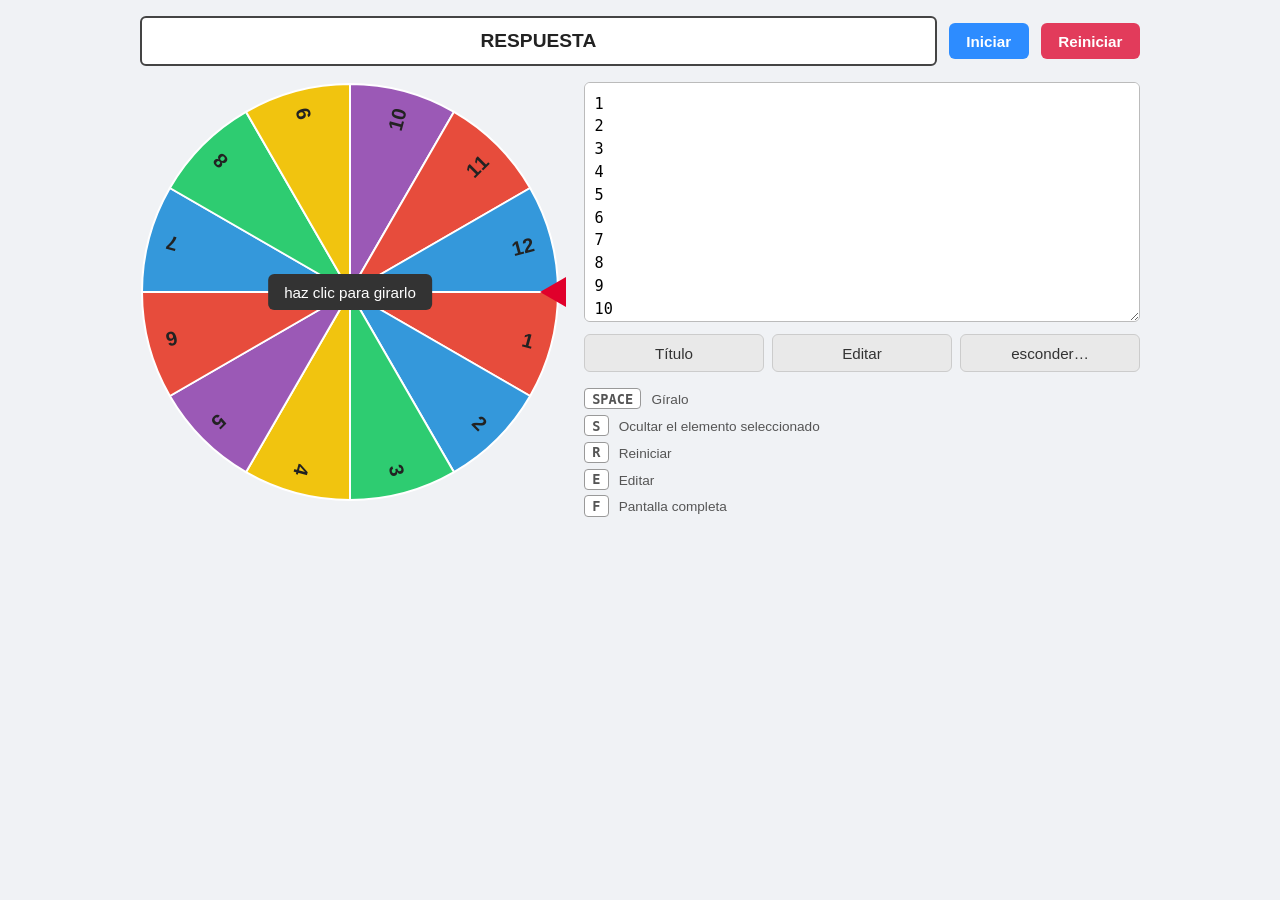
<file: Ruleta/index.html>
<!doctype html>
<html lang="es">
  <head>
    <meta charset="UTF-8" />
    <meta name="viewport" content="width=device-width, initial-scale=1.0" />
    <title>Aula Virtual — Ruleta</title>
    <link rel="stylesheet" href="styles.css" />
  </head>
  <body>
    <div class="contenedor">
      <!-- Barra superior -->
      <div class="barra-superior">
        <div class="respuesta" id="respuesta">RESPUESTA</div>
        <button class="btn-iniciar" id="botonIniciar">Iniciar</button>
        <button class="btn-reiniciar" id="botonReiniciar">Reiniciar</button>
      </div>

      <div class="zona-principal">
        <!-- Ruleta -->
        <div class="zona-ruleta">
          <canvas id="lienzoRuleta" width="420" height="420"></canvas>
          <div class="indicador"></div>
          <div class="boton-centro">haz clic para girarlo</div>
        </div>

        <!-- Panel derecho -->
        <div class="panel-derecho">
          <textarea id="areaElementos" placeholder="Escribe un elemento por línea"></textarea>
          <div class="fila-controles">
            <button id="botonTitulo">Título</button>
            <button id="botonEditar">Editar</button>
            <button id="botonEsconder">esconder…</button>
          </div>
          <div class="ayuda-teclas">
            <div><span class="tecla">SPACE</span> Gíralo</div>
            <div><span class="tecla">S</span> Ocultar el elemento seleccionado</div>
            <div><span class="tecla">R</span> Reiniciar</div>
            <div><span class="tecla">E</span> Editar</div>
            <div><span class="tecla">F</span> Pantalla completa</div>
          </div>
        </div>
      </div>
    </div>

    <script src="script.js"></script>
  </body>
</html>
</file>
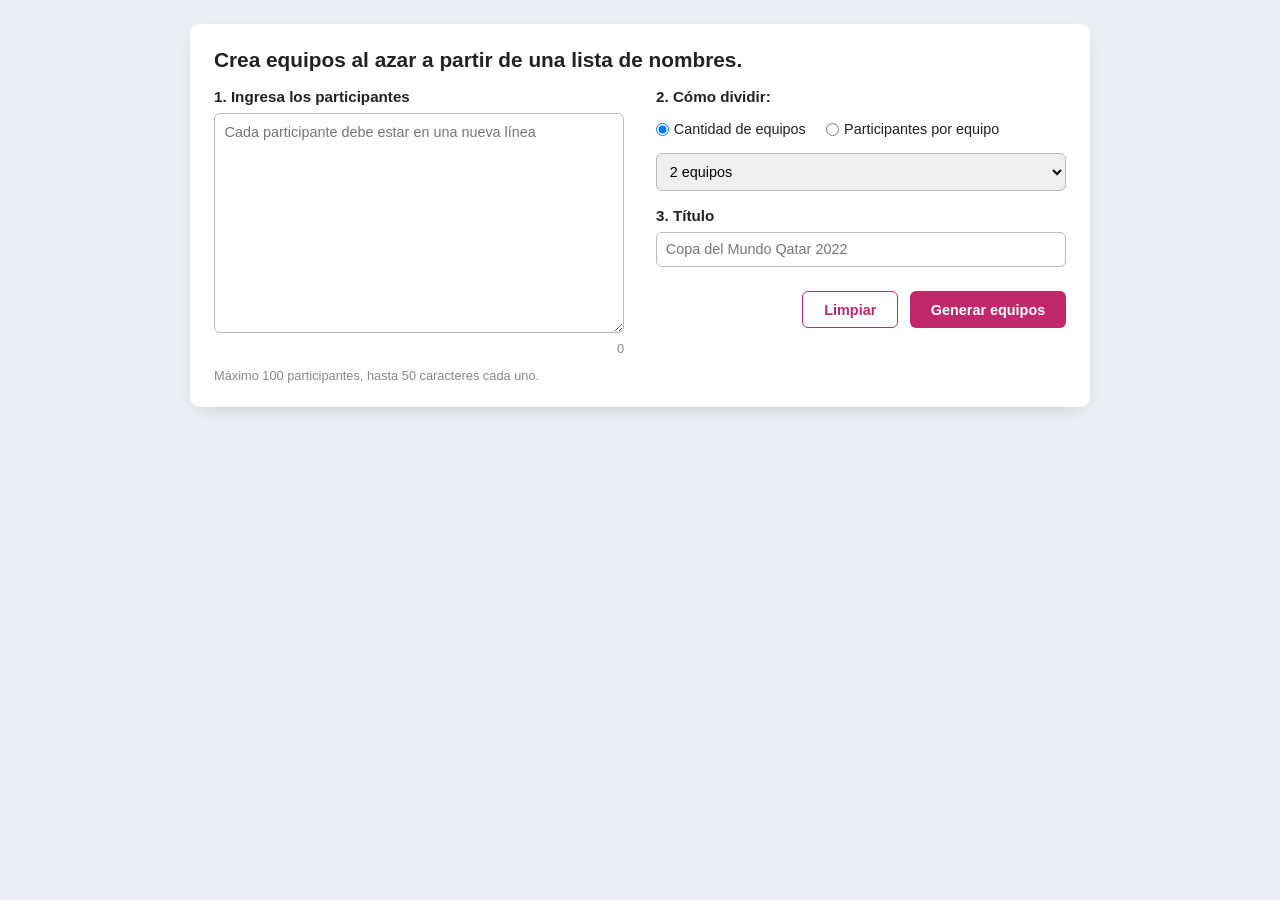
<file: Sorteo/index.html>
<!doctype html>
<html lang="es">
  <head>
    <meta charset="UTF-8" />
    <meta name="viewport" content="width=device-width, initial-scale=1.0" />
    <title>Sorteo de Equipos</title>
    <link rel="stylesheet" href="styles.css" />
  </head>
  <body>
    <div class="contenedor">
      <!-- ========== PANTALLA 1: CONFIGURACIÓN ========== -->
      <div id="pantallaConfig">
        <h1>Crea equipos al azar a partir de una lista de nombres.</h1>
        <div class="grid-config">
          <!-- Columna izquierda: participantes -->
          <div class="columna">
            <p class="encabezado-pequeno">1. Ingresa los participantes</p>
            <textarea
              id="areaParticipantes"
              placeholder="Cada participante debe estar en una nueva línea"
              maxlength="5000"
            ></textarea>
            <div class="contador">
              <span id="contadorParticipantes">0</span>
            </div>
            <p class="nota">
              Máximo 100 participantes, hasta 50 caracteres cada uno.
            </p>
          </div>

          <!-- Columna derecha: configuración -->
          <div class="columna">
            <p class="encabezado-pequeno">2. Cómo dividir:</p>
            <div class="opciones-radio">
              <label>
                <input type="radio" name="modo" value="equipos" checked />
                Cantidad de equipos
              </label>
              <label>
                <input type="radio" name="modo" value="porEquipo" />
                Participantes por equipo
              </label>
            </div>
            <select id="selectorCantidad">
              <!-- se llena por JS -->
            </select>

            <p class="encabezado-pequeno" style="margin-top: 1rem">3. Título</p>
            <input
              type="text"
              id="campoTitulo"
              placeholder="Copa del Mundo Qatar 2022"
            />

            <div class="fila-botones">
              <button class="btn-limpiar" id="botonLimpiar">Limpiar</button>
              <button class="btn-generar" id="botonGenerar">
                Generar equipos
              </button>
            </div>
          </div>
        </div>
      </div>

      <!-- ========== PANTALLA 2: RESULTADOS ========== -->
      <div id="pantallaResultados">
        <h2 class="titulo-resultados" id="tituloResultados">Equipos</h2>
        <div class="grid-equipos" id="gridEquipos"></div>

        <div class="fila-botones-resultado">
          <button class="btn-accion" id="botonDescargar">Descargar JPG</button>
          <button class="btn-accion" id="botonCopiar">
            Copiar al portapapeles
          </button>
          <button class="btn-accion" id="botonCopiarColumnas">
            Copiar por columnas
          </button>
          <button class="btn-volver" id="botonVolver">← Volver</button>
        </div>
      </div>
    </div>

    <script src="script.js"></script>
  </body>
</html>
</file>
<file: Ruleta/styles.css>
* { box-sizing: border-box; margin: 0; padding: 0; }
body {
  font-family: Arial, Helvetica, sans-serif;
  background: #f0f2f5;
  color: #222;
  padding: 1rem;
}
.contenedor {
  max-width: 1000px;
  margin: 0 auto;
}
/* Barra superior: respuesta + botones */
.barra-superior {
  display: flex;
  gap: 0.75rem;
  align-items: center;
  margin-bottom: 1rem;
  flex-wrap: wrap;
}
.respuesta {
  flex: 1;
  min-width: 200px;
  border: 2px solid #444;
  border-radius: 6px;
  padding: 0.75rem 1rem;
  font-size: 1.2rem;
  font-weight: bold;
  text-align: center;
  background: #fff;
  min-height: 3rem;
}
button {
  cursor: pointer;
  border: none;
  border-radius: 6px;
  padding: 0.6rem 1.1rem;
  font-weight: bold;
  font-size: 0.95rem;
}
.btn-iniciar { background: #2d8cff; color: #fff; }
.btn-reiniciar { background: #e23b5b; color: #fff; }
/* Zona principal: ruleta + panel */
.zona-principal {
  display: flex;
  gap: 1.5rem;
  flex-wrap: wrap;
  align-items: flex-start;
}
.zona-ruleta {
  position: relative;
  flex: 0 0 auto;
}
canvas { cursor: pointer; display: block; }

/* Triángulo rojo indicador (F1) */
.indicador {
  position: absolute;
  top: 50%;
  right: -6px;
  transform: translateY(-50%);
  width: 0;
  height: 0;
  border-top: 15px solid transparent;
  border-bottom: 15px solid transparent;
  border-right: 26px solid #e0002b;
  z-index: 5;
}
/* Botón central de la ruleta */
.boton-centro {
  position: absolute;
  top: 50%;
  left: 50%;
  transform: translate(-50%, -50%);
  background: #333;
  color: #fff;
  border-radius: 6px;
  padding: 0.6rem 1rem;
  font-size: 0.95rem;
  pointer-events: none;
  white-space: nowrap;
}
.panel-derecho {
  flex: 1;
  min-width: 260px;
}
textarea {
  width: 100%;
  height: 240px;
  resize: vertical;
  padding: 0.6rem;
  font-size: 0.95rem;
  border: 1px solid #bbb;
  border-radius: 6px;
  font-family: monospace;
  line-height: 1.5;
}
.fila-controles {
  display: flex;
  gap: 0.5rem;
  margin-top: 0.5rem;
}
.fila-controles button {
  flex: 1;
  background: #e9e9e9;
  color: #333;
  font-weight: normal;
  border: 1px solid #ccc;
}
.ayuda-teclas {
  margin-top: 1rem;
  font-size: 0.85rem;
  color: #555;
}
.ayuda-teclas div { margin-bottom: 0.35rem; }
.tecla {
  display: inline-block;
  background: #fff;
  border: 1px solid #999;
  border-radius: 4px;
  padding: 0.1rem 0.45rem;
  font-family: monospace;
  font-weight: bold;
  margin-right: 0.4rem;
}
</file>
<file: Sorteo/styles.css>
* {
  box-sizing: border-box;
  margin: 0;
  padding: 0;
}
body {
  font-family: Arial, Helvetica, sans-serif;
  background: #eceef3;
  color: #222;
  padding: 1.5rem;
}
.contenedor {
  max-width: 900px;
  margin: 0 auto;
  background: #fff;
  border-radius: 10px;
  padding: 1.5rem;
  box-shadow: 0 6px 20px -10px rgba(0, 0, 0, 0.25);
}
h1 {
  font-size: 1.3rem;
  margin-bottom: 1rem;
}
.encabezado-pequeno {
  font-size: 0.95rem;
  font-weight: bold;
  margin-bottom: 0.5rem;
}
.grid-config {
  display: flex;
  gap: 2rem;
  flex-wrap: wrap;
}
.columna {
  flex: 1;
  min-width: 260px;
}
textarea {
  width: 100%;
  height: 220px;
  resize: vertical;
  padding: 0.6rem;
  border: 1px solid #bbb;
  border-radius: 6px;
  font-size: 0.9rem;
  font-family: inherit;
}
.contador {
  text-align: right;
  font-size: 0.8rem;
  color: #888;
  margin-top: 0.25rem;
}
label {
  display: block;
  margin: 0.5rem 0 0.25rem;
  font-size: 0.9rem;
}
select,
input[type="text"] {
  width: 100%;
  padding: 0.55rem;
  border: 1px solid #bbb;
  border-radius: 6px;
  font-size: 0.9rem;
}
.opciones-radio {
  margin-bottom: 0.75rem;
}
.opciones-radio label {
  display: inline-flex;
  align-items: center;
  gap: 0.3rem;
  margin-right: 1rem;
}
.fila-botones {
  display: flex;
  gap: 0.75rem;
  justify-content: flex-end;
  margin-top: 1.5rem;
}
button {
  cursor: pointer;
  border: none;
  border-radius: 6px;
  padding: 0.6rem 1.3rem;
  font-weight: bold;
  font-size: 0.9rem;
}
.btn-limpiar {
  background: #fff;
  color: #c0286b;
  border: 1px solid #c0286b;
}
.btn-generar {
  background: #c0286b;
  color: #fff;
}
.nota {
  font-size: 0.8rem;
  color: #888;
  margin-top: 0.75rem;
}

/* Pantalla de resultados */
#pantallaResultados {
  display: none;
}
.titulo-resultados {
  text-align: center;
  margin-bottom: 1.5rem;
}
.grid-equipos {
  display: flex;
  flex-wrap: wrap;
  gap: 1rem;
  justify-content: center;
}
.equipo {
  border: 2px solid #c0286b;
  border-radius: 10px;
  padding: 1rem;
  min-width: 180px;
  flex: 1;
  max-width: 220px;
}
.equipo h3 {
  text-align: center;
  color: #c0286b;
  margin-bottom: 0.75rem;
  font-size: 1rem;
}
.equipo ul {
  list-style: none;
}
.equipo li {
  padding: 0.4rem 0.5rem;
  background: #faf0f5;
  border-radius: 5px;
  margin-bottom: 0.35rem;
  font-size: 0.9rem;
}
.fila-botones-resultado {
  display: flex;
  gap: 0.75rem;
  justify-content: center;
  margin-top: 1.5rem;
  flex-wrap: wrap;
}
.btn-accion {
  background: #444;
  color: #fff;
}
.btn-volver {
  background: #eee;
  color: #333;
}
</file>
